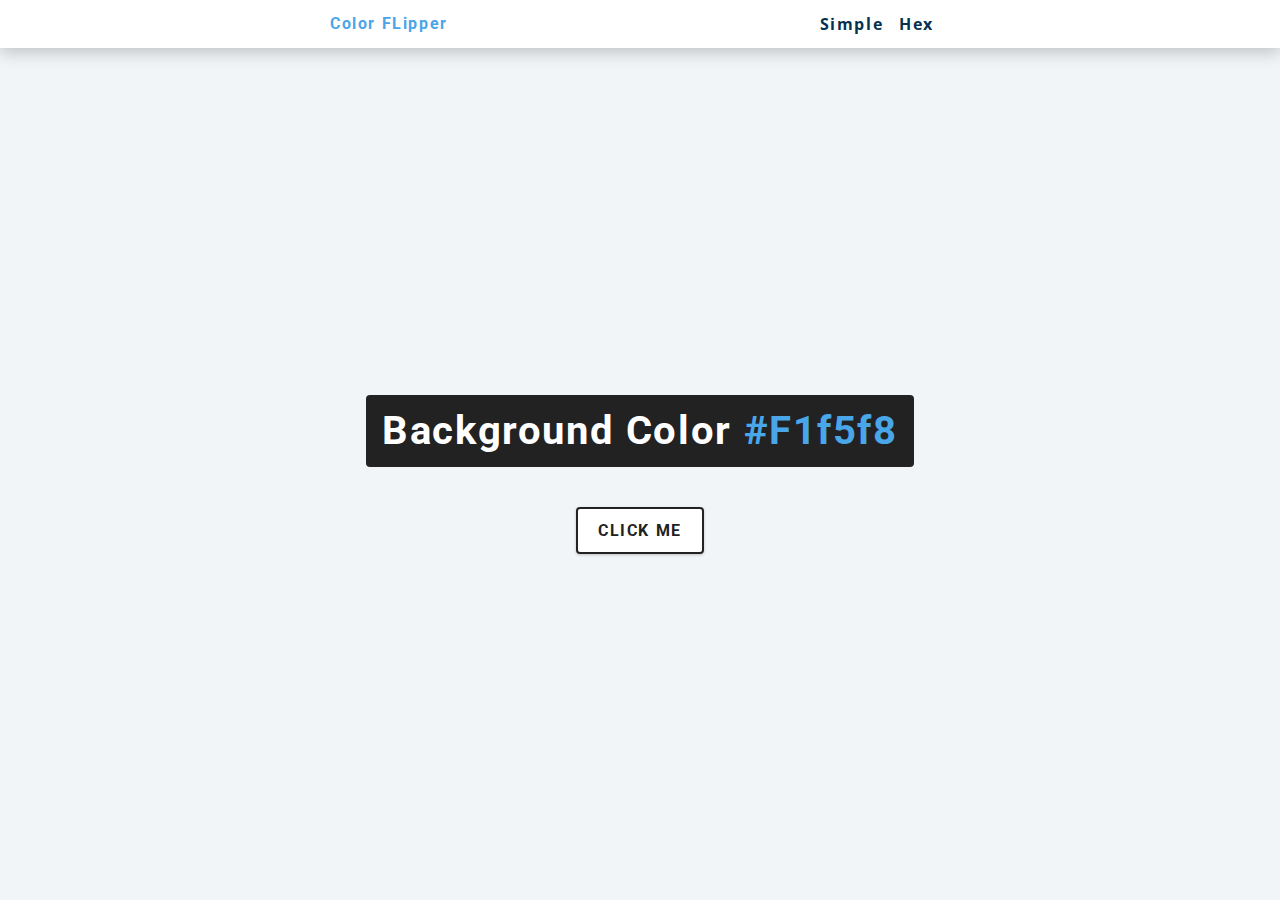
<file: ColorFlipper/index.html>
<!DOCTYPE html>
<html lang="en">
<head>
    <meta charset="UTF-8">
    <meta name="viewport" content="width=device-width, initial-scale=1.0">
    <title>Color FLipper</title>
    <link rel="stylesheet" href="styles.css">
</head>
<body>
    <nav>
        <div class="nav-center">
            <h4>Color FLipper</h4>
            <ul class="nav-links">
               <li><a href="index.html">Simple</a></li> 
               <li><a href="hex.html">Hex</a></li> 
            </ul>
        </div>
    </nav>

    <main>
        <div class="container">
            <h2>Background color <span class="color">#F1f5f8</span> </h2>
            <button class="btn btn-hero" id="btn">Click me</button>
        </div>
    </main>


    <script src="app.js"></script>
</body>
</html>
</file>
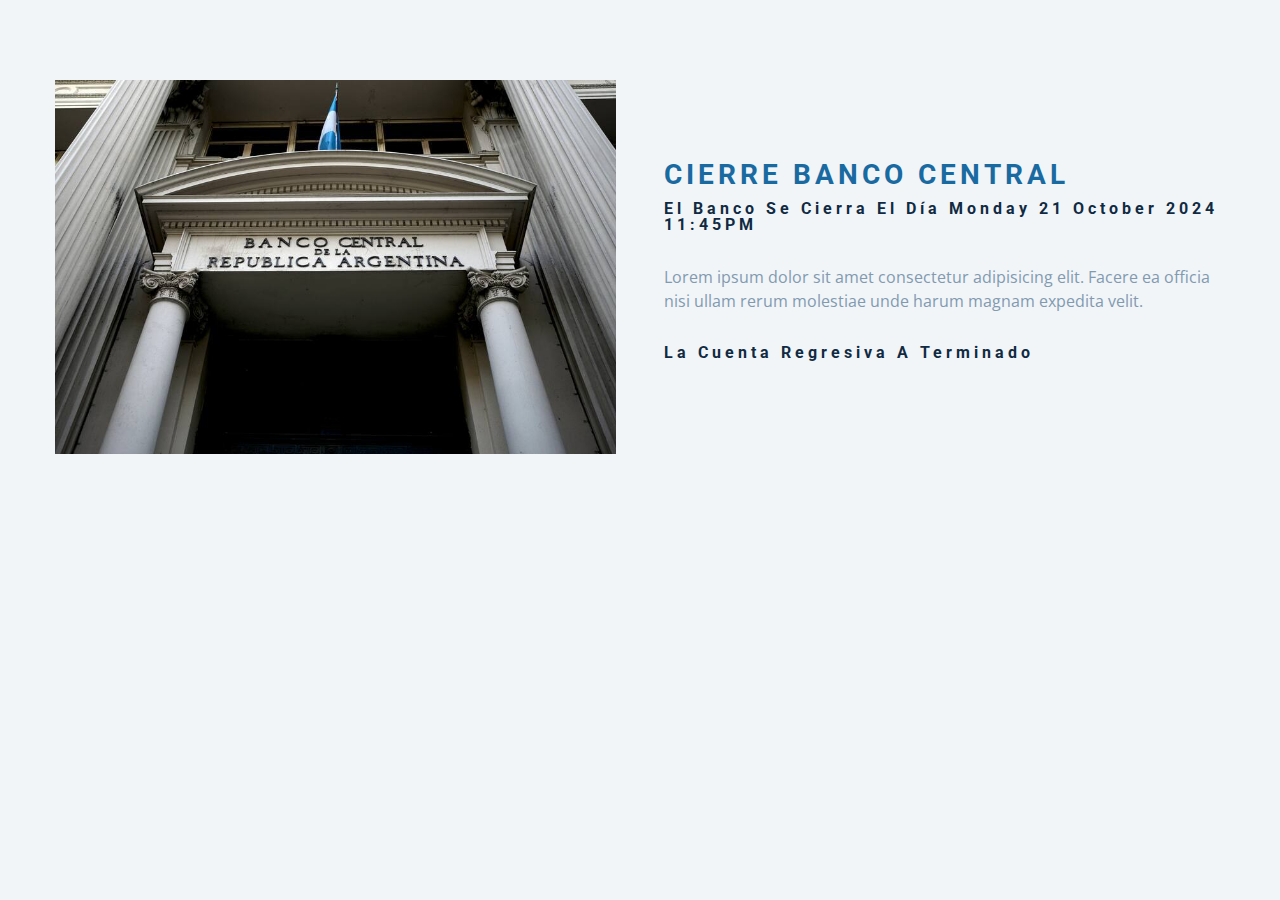
<file: CountDown/index.html>
<!DOCTYPE html>
<html lang="en">
  <head>
    <meta charset="UTF-8" />
    <meta name="viewport" content="width=device-width, initial-scale=1.0" />
    <title>Cierre Banco Central Argentina</title>
    <link rel="stylesheet" href="styles.css" />
  </head>
  <body>
    <section class="section-center">
      <!-- imagen -->
      <article class="gift-img">
        <img
          src="el-banco-NLMFH6PJUZA3RGGXLU2Y6Y2C24.jpg"
          alt="cierre banco central"
        />
      </article>
      <!-- info cierre banco -->
      <article class="gift-info">
        <h3>Cierre Banco Central</h3>
        <h4 class="giveaway">
          La espera termina el día 21 Septiembre 2024, 18:00PM
        </h4>
        <p>
          Lorem ipsum dolor sit amet consectetur adipisicing elit. Facere ea
          officia nisi ullam rerum molestiae unde harum magnam expedita velit.
        </p>
        <div class="deadline">
           <div class="deadline-format">
            <div>
                <h4 class="days">34</h4>
                <span>Days</span>
            </div>
           </div>
           <div class="deadline-format">
            <div>
                <h4 class="hours">34</h4>
                <span>Hours</span>
            </div>
           </div>
           <div class="deadline-format">
            <div>
                <h4 class="mins">34</h4>
                <span>Mins</span>
            </div>
           </div>
           <div class="deadline-format">
            <div>
                <h4 class="secs">34</h4>
                <span>Secs</span>
            </div>
           </div>
        </div>
      </article>
    </section>

    <script src="app.js"></script>
  </body>
</html>
</file>
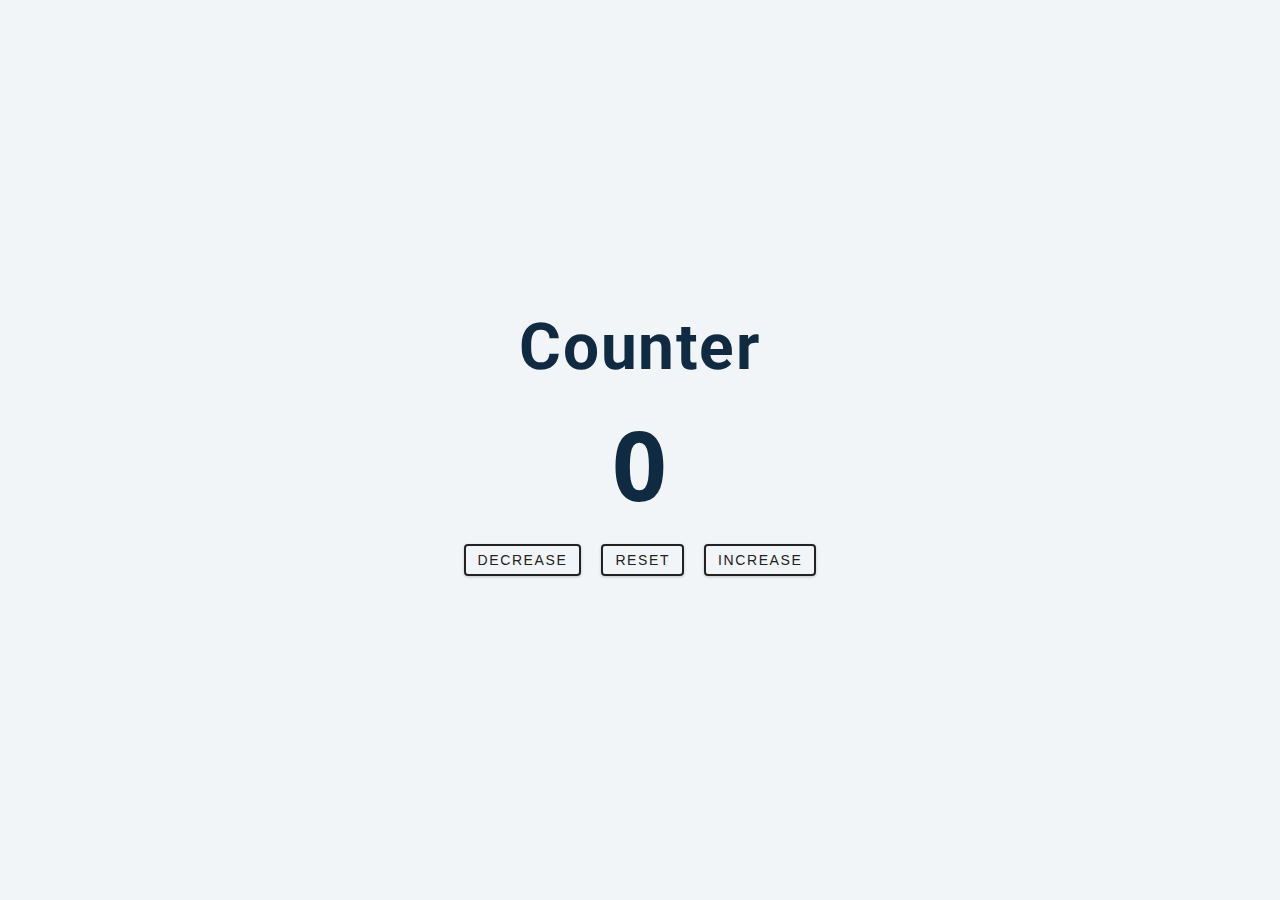
<file: Counter/index.html>
<!DOCTYPE html>
<html lang="en">
<head>
    <meta charset="UTF-8">
    <meta name="viewport" content="width=device-width, initial-scale=1.0">
    <title>Counter</title>
    <link rel="stylesheet" href="styles.css">
</head>
<body>
    
    <main>
        <div class="container">
            <h1>Counter</h1>
            <span id="value"> 0 </span>

            <div class="button-container">
                <button class="btn decrease">Decrease</button>
                <button class="btn decrease">Reset</button>
                <button  class="btn Increase">Increase</button>
            </div>
        </div>
    </main>


    <script src="app.js"></script>
</body>
</html>
</file>
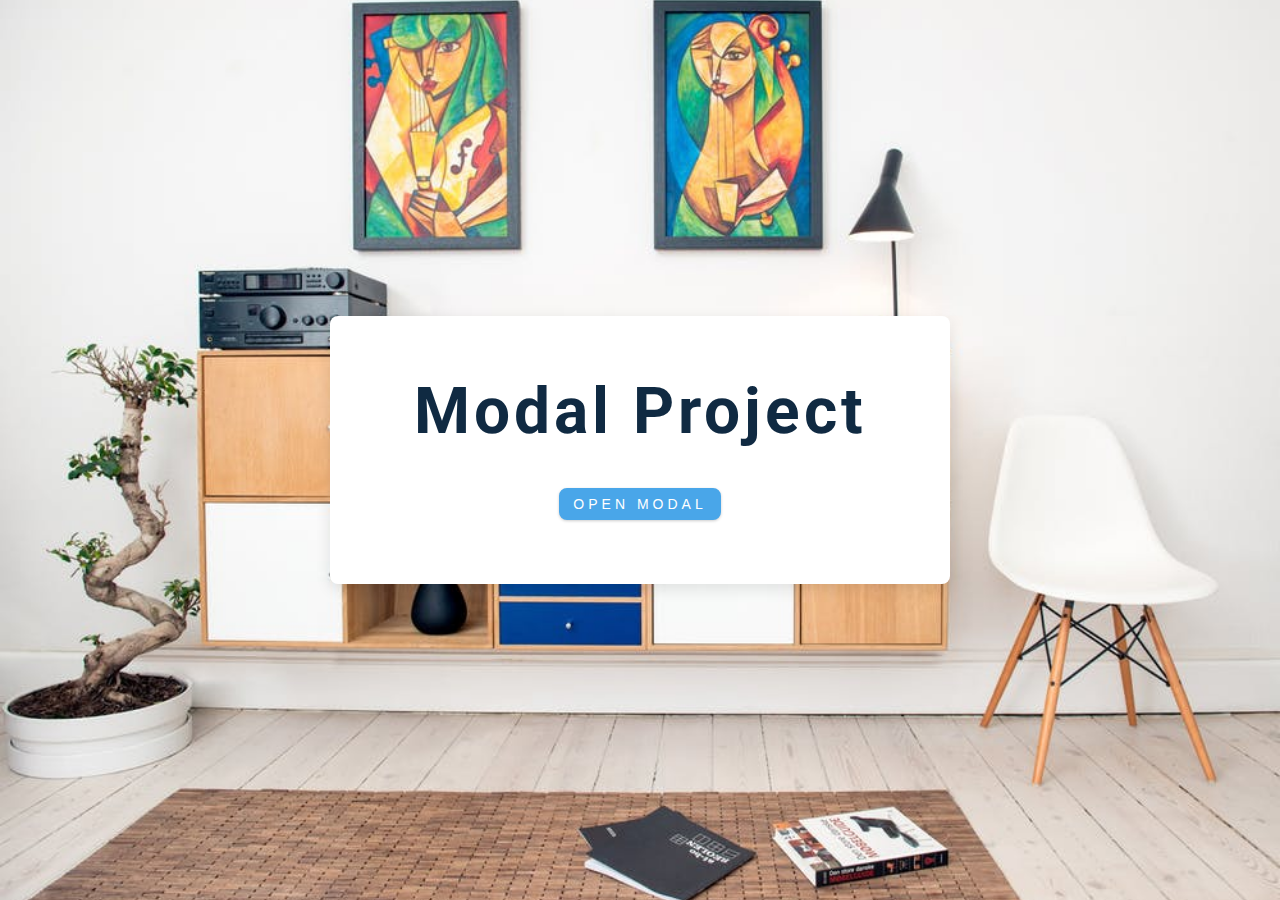
<file: Modal/index.html>
<!DOCTYPE html>
<html lang="en">
<head>
    <meta charset="UTF-8">
    <meta name="viewport" content="width=device-width, initial-scale=1.0">
    <title>Modal</title>
    <link rel="stylesheet" href="styles.css">
    <link
      rel="stylesheet"
      href="https://cdnjs.cloudflare.com/ajax/libs/font-awesome/5.14.0/css/all.min.css"
    />
</head>
<body>

     <!-- hero -->
     <header class="hero">
        <div class="banner">
          <h1>modal project</h1>
          <button class="btn modal-btn">
            open modal
          </button>
        </div>
      </header>
      <!-- modal -->
      <div class="modal-overlay">
        <div class="modal-container">
          <h3>modal content</h3>
          <button class="close-btn"><i class="fas fa-times"></i></button>
        </div>
      </div>


    <script src="app.js"></script>
</body>
</html>
</file>
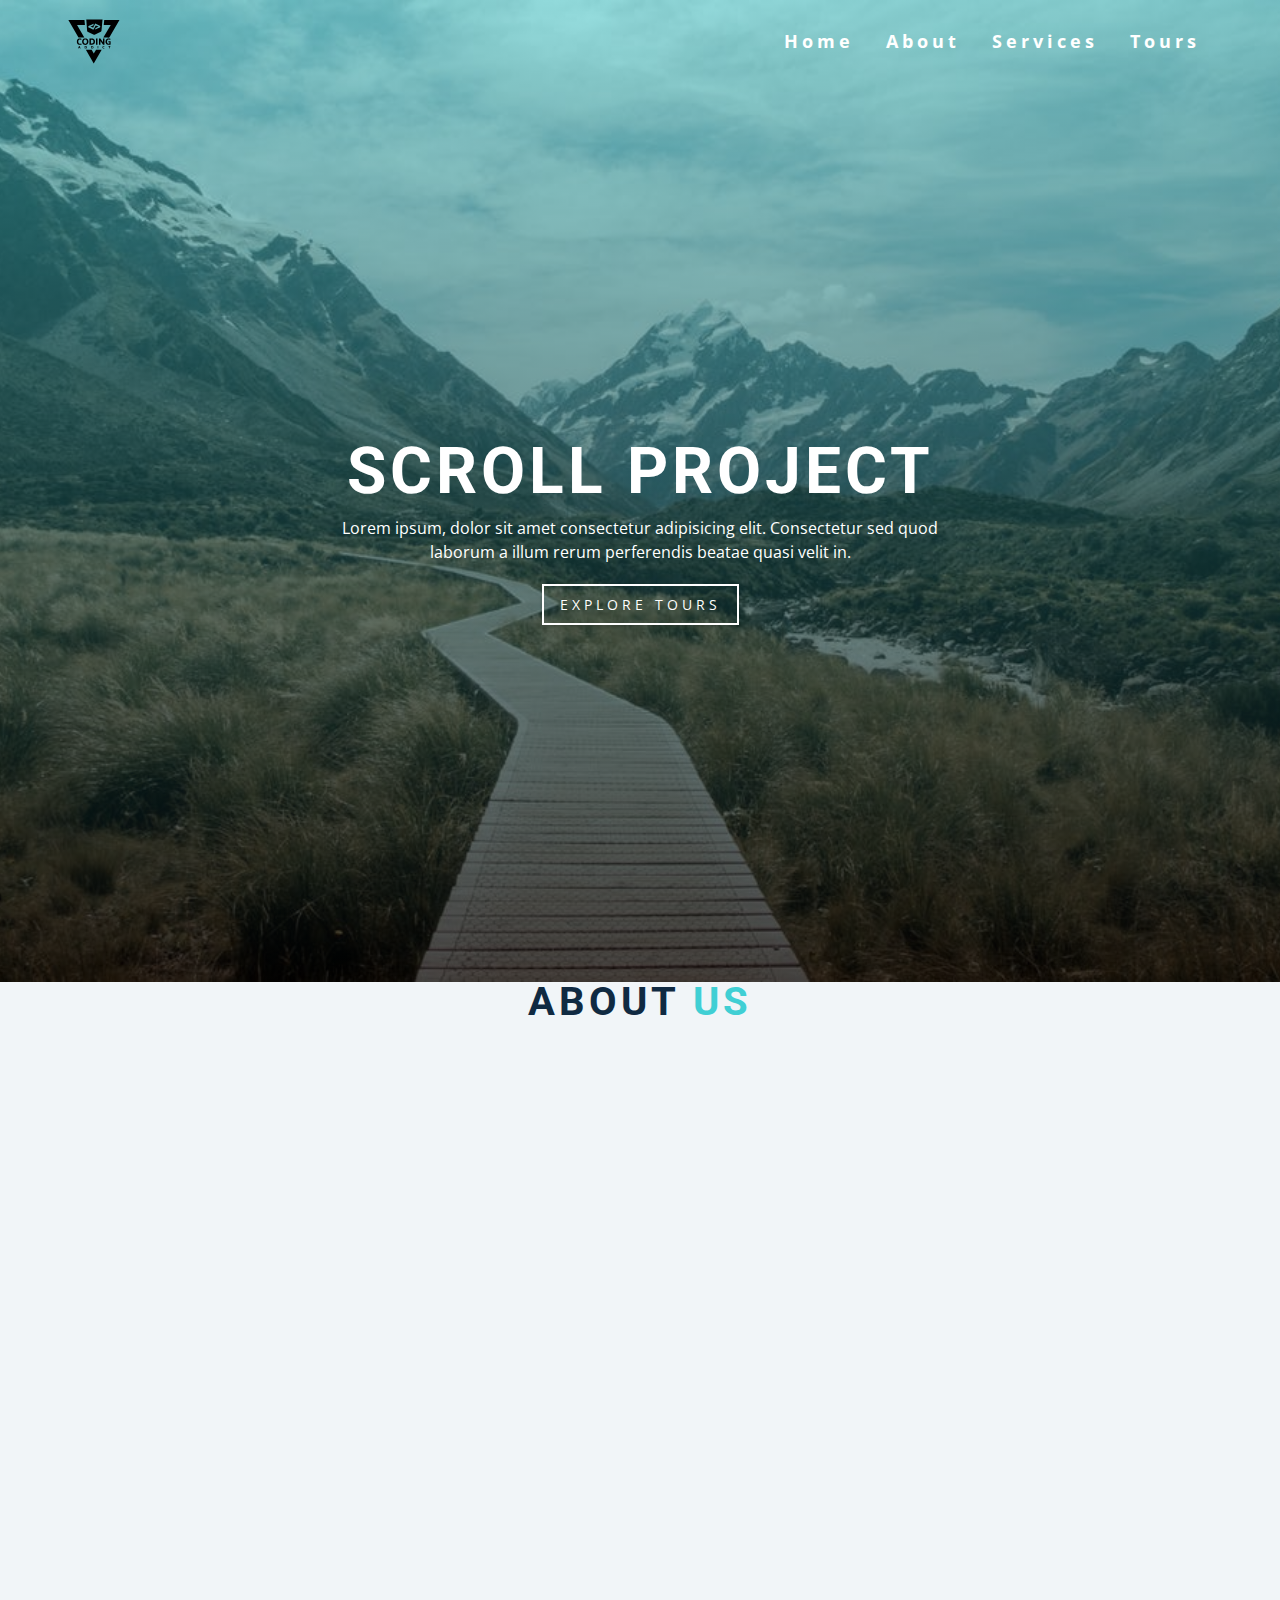
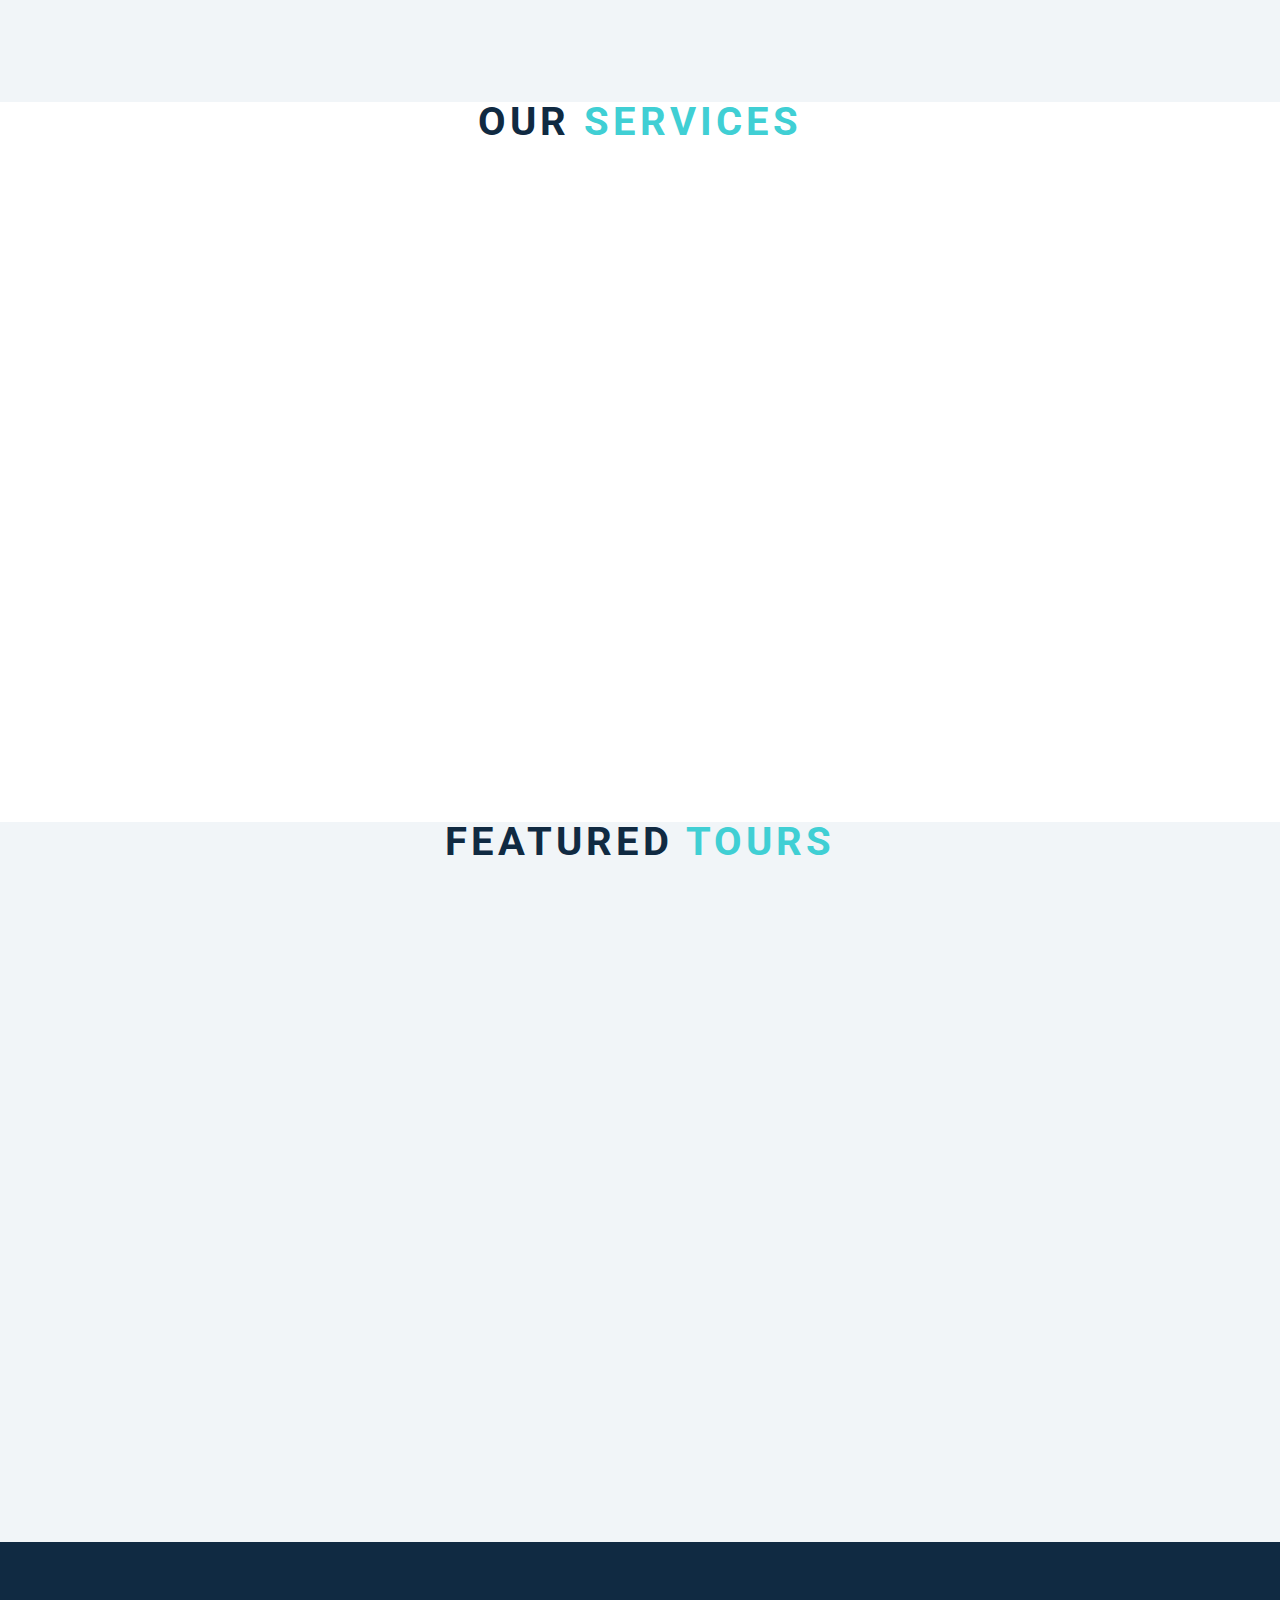
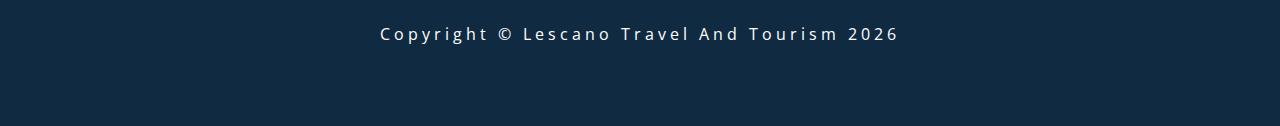
<file: Scroll/index.html>
<!DOCTYPE html>
<html lang="en">
  <head>
    <meta charset="UTF-8" />
    <meta name="viewport" content="width=device-width, initial-scale=1.0" />
    <title>Document</title>
    <link
      rel="stylesheet"
      href="https://cdnjs.cloudflare.com/ajax/libs/font-awesome/5.14.0/css/all.min.css"
    />
    <link rel="stylesheet" href="styles.css" />
  </head>
  <body>
    <header id="home">
      <nav id="nav">
        <div class="nav-center">
          <div class="nav-header">
            <img src="logo (1).svg" alt="logo" class="logo" />
            <button class="nav-toggle">
              <i class="fas fa-bars"></i>
            </button>
          </div>

          <div class="links-container">
            <ul class="links">
              <li>
                <a href="#home" class="scroll-link">home</a>
              </li>
              <li>
                <a href="#about" class="scroll-link">about</a>
              </li>
              <li>
                <a href="#services" class="scroll-link">services</a>
              </li>
              <li>
                <a href="#tours" class="scroll-link">tours</a>
              </li>
            </ul>
          </div>
        </div>
      </nav>

      <div class="banner">
        <div class="container">
          <h1>Scroll Project</h1>
          <p>
            Lorem ipsum, dolor sit amet consectetur adipisicing elit.
            Consectetur sed quod laborum a illum rerum perferendis beatae quasi
            velit in.
          </p>
          <a href="#tours" class="scroll-link btn btn-white">Explore tours</a>
        </div>
      </div>
    </header>

    <section id="about" class="section">
        <div class="title">
            <h2>About <span>us</span></h2>
        </div>
    </section>

    <section id="services" class="section">
        <div class="title">
            <h2>Our <span>Services</span></h2>
        </div>
    </section>

    <section id="tours" class="section">
        <div class="title">
            <h2>Featured <span>tours</span></h2>
        </div>
    </section>

    <footer class="section">
        <p>copyright &copy; Lescano Travel and Tourism <span id="date"></span></p>
    </footer>


    <a class="scroll-link top-link" href="#home">
        <i class="fas fa-arrow-up"></i>
      </a>
    <script src="app.js"></script>
  </body>
</html>
</file>
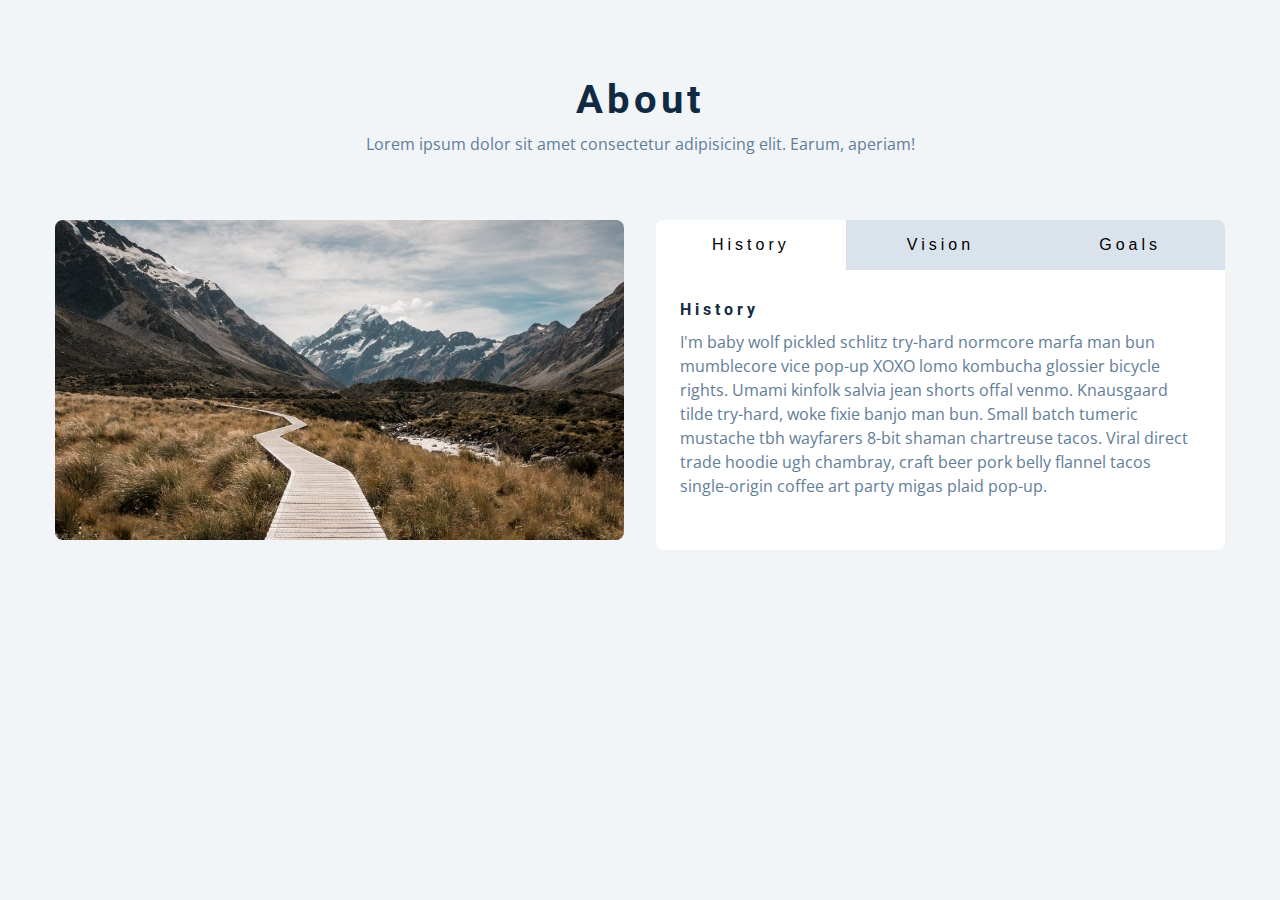
<file: Tabs/index.html>
<!DOCTYPE html>
<html lang="en">
  <head>
    <meta charset="UTF-8" />
    <meta name="viewport" content="width=device-width, initial-scale=1.0" />
    <title>Tabs</title>
    <link rel="stylesheet" href="styles.css">
  </head>
  <body>

    <section class="section">
        <div class="title">
          <h2>about</h2>
          <p>
            Lorem ipsum dolor sit amet consectetur adipisicing elit. Earum,
            aperiam!
          </p>
        </div>
  
        <div class="about-center section-center">
          <article class="about-img">
            <img src="hero-bcg (1).jpeg" alt="" />
          </article>
          <article class="about">
            <!-- btn container -->
            <div class="btn-container">
              <button class="tab-btn active" data-id="history">history</button>
              <button class="tab-btn" data-id="vision">vision</button>
              <button class="tab-btn" data-id="goals">goals</button>
            </div>
            <div class="about-content">
              <!-- single item -->
              <div class="content active" id="history">
                <h4>history</h4>
                <p>
                  I'm baby wolf pickled schlitz try-hard normcore marfa man bun
                  mumblecore vice pop-up XOXO lomo kombucha glossier bicycle
                  rights. Umami kinfolk salvia jean shorts offal venmo. Knausgaard
                  tilde try-hard, woke fixie banjo man bun. Small batch tumeric
                  mustache tbh wayfarers 8-bit shaman chartreuse tacos. Viral
                  direct trade hoodie ugh chambray, craft beer pork belly flannel
                  tacos single-origin coffee art party migas plaid pop-up.
                </p>
              </div>
              <!-- end of single item -->
              <!-- single item -->
              <div class="content" id="vision">
                <h4>vision</h4>
                <p>
                  Man bun PBR&B keytar copper mug prism, hell of helvetica. Synth
                  crucifix offal deep v hella biodiesel. Church-key listicle
                  polaroid put a bird on it chillwave palo santo enamel pin,
                  tattooed meggings franzen la croix cray. Retro yr aesthetic four
                  loko tbh helvetica air plant, neutra palo santo tofu mumblecore.
                  Hoodie bushwick pour-over jean shorts chartreuse shabby chic.
                  Roof party hammock master cleanse pop-up truffaut, bicycle
                  rights skateboard affogato readymade sustainable deep v
                  live-edge schlitz narwhal.
                </p>
                <ul>
                  <li>list item</li>
                  <li>list item</li>
                  <li>list item</li>
                </ul>
              </div>
              <!-- end of single item -->
              <!-- single item -->
              <div class="content" id="goals">
                <h4>goals</h4>
                <p>
                  Chambray authentic truffaut, kickstarter brunch taxidermy vape
                  heirloom four dollar toast raclette shoreditch church-key.
                  Poutine etsy tote bag, cred fingerstache leggings cornhole
                  everyday carry blog gastropub. Brunch biodiesel sartorial mlkshk
                  swag, mixtape hashtag marfa readymade direct trade man braid
                  cold-pressed roof party. Small batch adaptogen coloring book
                  heirloom. Letterpress food truck hammock literally hell of wolf
                  beard adaptogen everyday carry. Dreamcatcher pitchfork yuccie,
                  banh mi salvia venmo photo booth quinoa chicharrones.
                </p>
              </div>
              <!-- end of single item -->
            </div>
          </article>
        </div>
      </section>



    <script src="app.js"></script>
  </body>
</html>
</file>
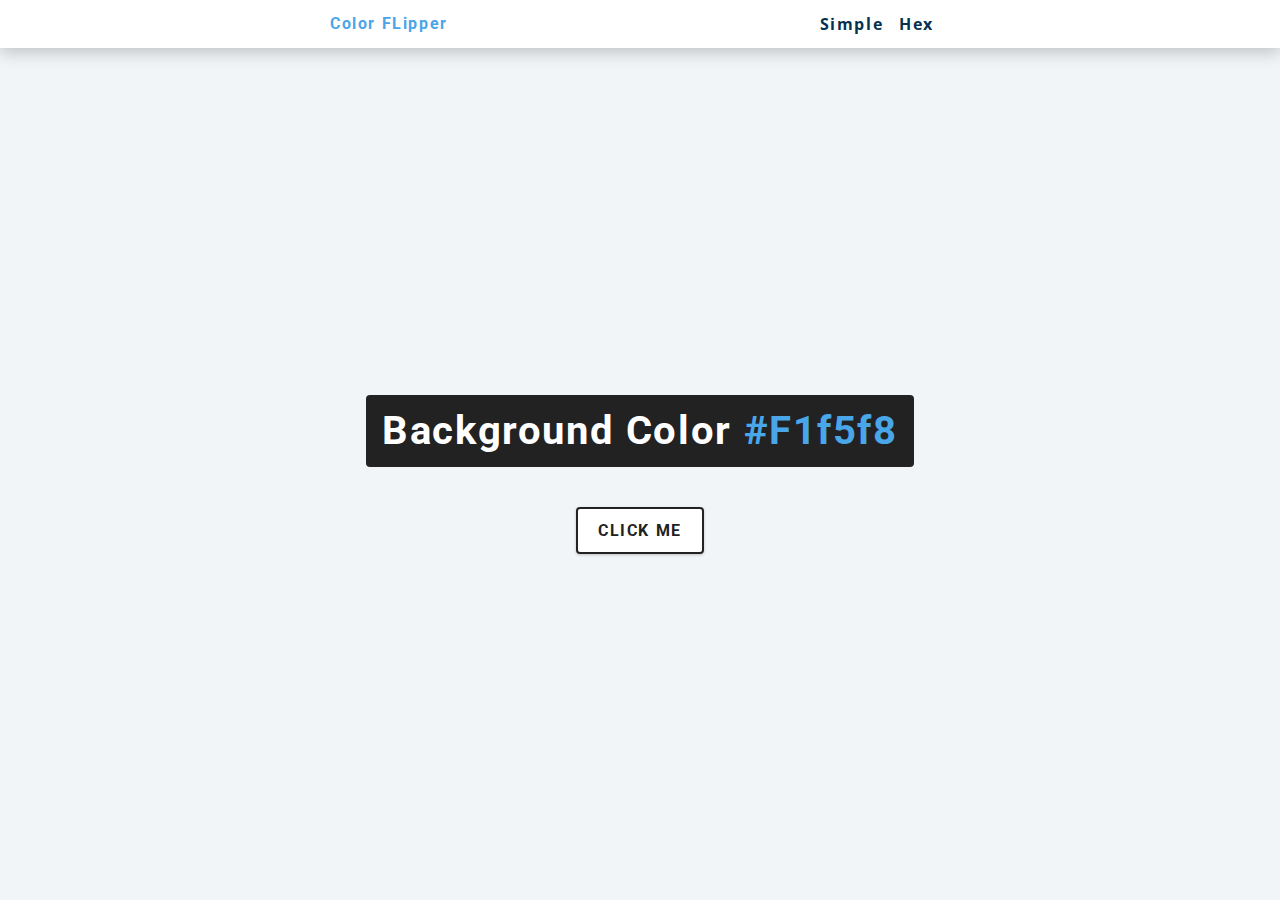
<file: ColorFlipper/hex.html>
<!DOCTYPE html>
<html lang="en">
<head>
    <meta charset="UTF-8">
    <meta name="viewport" content="width=device-width, initial-scale=1.0">
    <title>Hex Color FLipper</title>
    <link rel="stylesheet" href="styles.css">
</head>
<body>
    
    <nav>
        <div class="nav-center">
            <h4>Color FLipper</h4>
            <ul class="nav-links">
               <li><a href="index.html">Simple</a></li> 
               <li><a href="hex.html">Hex</a></li> 
            </ul>
        </div>
    </nav>

    <main>
        <div class="container">
            <h2>Background color <span class="color">#F1f5f8</span> </h2>
            <button class="btn btn-hero" id="btn">Click me</button>
        </div>
    </main>

    <script src="hex.js"></script>
</body>
</html>
</file>
<file: ColorFlipper/styles.css>
/*
=============== 
Fonts
===============
*/
@import url("https://fonts.googleapis.com/css?family=Open+Sans|Roboto:400,700&display=swap");

/*
=============== 
Variables
===============
*/

:root {
  /* dark shades of primary color*/
  --clr-primary-1: hsl(205, 86%, 17%);
  --clr-primary-2: hsl(205, 77%, 27%);
  --clr-primary-3: hsl(205, 72%, 37%);
  --clr-primary-4: hsl(205, 63%, 48%);
  /* primary/main color */
  --clr-primary-5: hsl(205, 78%, 60%);
  /* lighter shades of primary color */
  --clr-primary-6: hsl(205, 89%, 70%);
  --clr-primary-7: hsl(205, 90%, 76%);
  --clr-primary-8: hsl(205, 86%, 81%);
  --clr-primary-9: hsl(205, 90%, 88%);
  --clr-primary-10: hsl(205, 100%, 96%);
  /* darkest grey - used for headings */
  --clr-grey-1: hsl(209, 61%, 16%);
  --clr-grey-2: hsl(211, 39%, 23%);
  --clr-grey-3: hsl(209, 34%, 30%);
  --clr-grey-4: hsl(209, 28%, 39%);
  /* grey used for paragraphs */
  --clr-grey-5: hsl(210, 22%, 49%);
  --clr-grey-6: hsl(209, 23%, 60%);
  --clr-grey-7: hsl(211, 27%, 70%);
  --clr-grey-8: hsl(210, 31%, 80%);
  --clr-grey-9: hsl(212, 33%, 89%);
  --clr-grey-10: hsl(210, 36%, 96%);
  --clr-white: #fff;
  --clr-red-dark: hsl(360, 67%, 44%);
  --clr-red-light: hsl(360, 71%, 66%);
  --clr-green-dark: hsl(125, 67%, 44%);
  --clr-green-light: hsl(125, 71%, 66%);
  --clr-black: #222;
  --ff-primary: "Roboto", sans-serif;
  --ff-secondary: "Open Sans", sans-serif;
  --transition: all 0.3s linear;
  --spacing: 0.1rem;
  --radius: 0.25rem;
  --light-shadow: 0 5px 15px rgba(0, 0, 0, 0.1);
  --dark-shadow: 0 5px 15px rgba(0, 0, 0, 0.2);
  --max-width: 1170px;
  --fixed-width: 620px;
}
/*
=============== 
Global Styles
===============
*/

*,
::after,
::before {
  margin: 0;
  padding: 0;
  box-sizing: border-box;
}
body {
  font-family: var(--ff-secondary);
  background: var(--clr-grey-10);
  color: var(--clr-grey-1);
  line-height: 1.5;
  font-size: 0.875rem;
}
ul {
  list-style-type: none;
}
a {
  text-decoration: none;
}
h1,
h2,
h3,
h4 {
  letter-spacing: var(--spacing);
  text-transform: capitalize;
  line-height: 1.25;
  margin-bottom: 0.75rem;
  font-family: var(--ff-primary);
}
h1 {
  font-size: 3rem;
}
h2 {
  font-size: 2rem;
}
h3 {
  font-size: 1.25rem;
}
h4 {
  font-size: 0.875rem;
}
p {
  margin-bottom: 1.25rem;
  color: var(--clr-grey-5);
}
@media screen and (min-width: 800px) {
  h1 {
    font-size: 4rem;
  }
  h2 {
    font-size: 2.5rem;
  }
  h3 {
    font-size: 1.75rem;
  }
  h4 {
    font-size: 1rem;
  }
  body {
    font-size: 1rem;
  }
  h1,
  h2,
  h3,
  h4 {
    line-height: 1;
  }
}
/*  global classes */

/* section */
.section {
  padding: 5rem 0;
}

.section-center {
  width: 90vw;
  margin: 0 auto;
  max-width: 1170px;
}
@media screen and (min-width: 992px) {
  .section-center {
    width: 95vw;
  }
}
main {
  min-height: 100vh;
  display: grid;
  place-items: center;
}

/*
=============== 
Nav
===============
*/
nav {
  background: var(--clr-white);
  height: 3rem;
  display: grid;
  align-items: center;
  box-shadow: var(--dark-shadow);
}
.nav-center {
  width: 90vw;
  max-width: var(--fixed-width);
  margin: 0 auto;
  display: flex;
  align-items: center;
  justify-content: space-between;
}
.nav-center h4 {
  margin-bottom: 0;
  color: var(--clr-primary-5);
}
.nav-links {
  display: flex;
}
nav a {
  text-transform: capitalize;
  font-weight: 700;
  font-size: 1rem;
  color: var(--clr-primary-1);
  letter-spacing: var(--spacing);
  margin-right: 1rem;
}
nav a:hover {
  color: var(--clr-primary-5);
}
/*
=============== 
Container
===============
*/
main {
  min-height: calc(100vh - 3rem);
  display: grid;
  place-items: center;
}
.container {
  text-align: center;
}
.container h2 {
  background: var(--clr-black);
  color: var(--clr-white);
  padding: 1rem;
  border-radius: var(--radius);
  margin-bottom: 2.5rem;
}
.color {
  color: var(--clr-primary-5);
}
.btn-hero {
  font-family: var(--ff-primary);
  text-transform: uppercase;
  background: white;
  color: var(--clr-black);
  letter-spacing: var(--spacing);
  display: inline-block;
  font-weight: 700;
  transition: var(--transition);
  border: 2px solid var(--clr-black);
  cursor: pointer;
  box-shadow: 0 1px 3px rgba(0, 0, 0, 0.2);
  border-radius: var(--radius);
  font-size: 1rem;
  padding: 0.75rem 1.25rem;
}
.btn-hero:hover {
  color: var(--clr-white);
  background: var(--clr-black);
}
</file>
<file: CountDown/styles.css>
/*
=============== 
Fonts
===============
*/
@import url("https://fonts.googleapis.com/css?family=Open+Sans|Roboto:400,700&display=swap");

/*
=============== 
Variables
===============
*/

:root {
  /* dark shades of primary color*/
  --clr-primary-1: hsl(205, 86%, 17%);
  --clr-primary-2: hsl(205, 77%, 27%);
  --clr-primary-3: hsl(205, 72%, 37%);
  --clr-primary-4: hsl(205, 63%, 48%);
  /* primary/main color */
  --clr-primary-5: #49a6e9;
  /* lighter shades of primary color */
  --clr-primary-6: hsl(205, 89%, 70%);
  --clr-primary-7: hsl(205, 90%, 76%);
  --clr-primary-8: hsl(205, 86%, 81%);
  --clr-primary-9: hsl(205, 90%, 88%);
  --clr-primary-10: hsl(205, 100%, 96%);
  /* darkest grey - used for headings */
  --clr-grey-1: hsl(209, 61%, 16%);
  --clr-grey-2: hsl(211, 39%, 23%);
  --clr-grey-3: hsl(209, 34%, 30%);
  --clr-grey-4: hsl(209, 28%, 39%);
  /* grey used for paragraphs */
  --clr-grey-5: hsl(210, 22%, 49%);
  --clr-grey-6: hsl(209, 23%, 60%);
  --clr-grey-7: hsl(211, 27%, 70%);
  --clr-grey-8: hsl(210, 31%, 80%);
  --clr-grey-9: hsl(212, 33%, 89%);
  --clr-grey-10: hsl(210, 36%, 96%);
  --clr-white: #fff;
  --clr-red-dark: hsl(360, 67%, 44%);
  --clr-red-light: hsl(360, 71%, 66%);
  --clr-green-dark: hsl(125, 67%, 44%);
  --clr-green-light: hsl(125, 71%, 66%);
  --clr-black: #222;
  --clr-gold: #c59d5f;
  --ff-primary: "Roboto", sans-serif;
  --ff-secondary: "Open Sans", sans-serif;
  --transition: all 0.3s linear;
  --spacing: 0.25rem;
  --radius: 0.5rem;
  --light-shadow: 0 5px 15px rgba(0, 0, 0, 0.1);
  --dark-shadow: 0 5px 15px rgba(0, 0, 0, 0.2);
  --max-width: 1170px;
  --fixed-width: 620px;
}
/*
=============== 
Global Styles
===============
*/

*,
::after,
::before {
  margin: 0;
  padding: 0;
  box-sizing: border-box;
}
body {
  font-family: var(--ff-secondary);
  background: var(--clr-grey-10);
  color: var(--clr-grey-1);
  line-height: 1.5;
  font-size: 0.875rem;
}
ul {
  list-style-type: none;
}
a {
  text-decoration: none;
}
img:not(.logo) {
  width: 100%;
}
img {
  display: block;
}

h1,
h2,
h3,
h4 {
  letter-spacing: var(--spacing);
  text-transform: capitalize;
  line-height: 1.25;
  margin-bottom: 0.75rem;
  font-family: var(--ff-primary);
}
h1 {
  font-size: 3rem;
}
h2 {
  font-size: 2rem;
}
h3 {
  font-size: 1.25rem;
}
h4 {
  font-size: 0.875rem;
}
p {
  margin-bottom: 1.25rem;
  color: var(--clr-grey-5);
}
@media screen and (min-width: 800px) {
  h1 {
    font-size: 4rem;
  }
  h2 {
    font-size: 2.5rem;
  }
  h3 {
    font-size: 1.75rem;
  }
  h4 {
    font-size: 1rem;
  }
  body {
    font-size: 1rem;
  }
  h1,
  h2,
  h3,
  h4 {
    line-height: 1;
  }
}
/*  global classes */

.btn {
  text-transform: uppercase;
  background: transparent;
  color: var(--clr-black);
  padding: 0.375rem 0.75rem;
  letter-spacing: var(--spacing);
  display: inline-block;
  transition: var(--transition);
  font-size: 0.875rem;
  border: 2px solid var(--clr-black);
  cursor: pointer;
  box-shadow: 0 1px 3px rgba(0, 0, 0, 0.2);
  border-radius: var(--radius);
}
.btn:hover {
  color: var(--clr-white);
  background: var(--clr-black);
}
/* section */
.section {
  padding: 5rem 0;
}

.section-center {
  width: 90vw;
  margin: 5rem auto;
  max-width: 1170px;
}

main {
  min-height: 100vh;
  display: grid;
  place-items: center;
}
/*
=============== 
Countdown Timer
===============
*/
.gift-img {
  margin-bottom: 2rem;
}
.gift-info h3 {
  text-transform: uppercase;
  color: var(--clr-primary-3);
}
.gift-info p {
  color: var(--clr-grey-6);
}
.date {
  color: var(--clr-grey-5);
  font-size: 0.85rem;
}
@media screen and (min-width: 992px) {
  .section-center {
    display: grid;
    grid-template-columns: 1fr 1fr;
    place-items: center;
    gap: 3rem;
    width: 95vw;
  }
  .gift-img {
    margin-bottom: 0;
  }
}
.gift-info p {
  margin: 2rem 0;
}
.deadline {
  display: flex;
}
.deadline-format {
  background: var(--clr-grey-1);
  color: var(--clr-white);
  margin-right: 1rem;
  width: 5rem;
  height: 5rem;
  display: grid;
  place-items: center;
  text-align: center;
}
.deadline-format span {
  display: block;
  text-transform: uppercase;
  letter-spacing: 2px;
  font-size: 0.85rem;
}
.deadline h4:not(.expired) {
  font-size: 2rem;
  margin-bottom: 0.25rem;
  letter-spacing: var(--spacing);
}
</file>
<file: Counter/styles.css>
/*
=============== 
Fonts
===============
*/
@import url("https://fonts.googleapis.com/css?family=Open+Sans|Roboto:400,700&display=swap");

/*
=============== 
Variables
===============
*/

:root {
  /* dark shades of primary color*/
  --clr-primary-1: hsl(205, 86%, 17%);
  --clr-primary-2: hsl(205, 77%, 27%);
  --clr-primary-3: hsl(205, 72%, 37%);
  --clr-primary-4: hsl(205, 63%, 48%);
  /* primary/main color */
  --clr-primary-5: hsl(205, 78%, 60%);
  /* lighter shades of primary color */
  --clr-primary-6: hsl(205, 89%, 70%);
  --clr-primary-7: hsl(205, 90%, 76%);
  --clr-primary-8: hsl(205, 86%, 81%);
  --clr-primary-9: hsl(205, 90%, 88%);
  --clr-primary-10: hsl(205, 100%, 96%);
  /* darkest grey - used for headings */
  --clr-grey-1: hsl(209, 61%, 16%);
  --clr-grey-2: hsl(211, 39%, 23%);
  --clr-grey-3: hsl(209, 34%, 30%);
  --clr-grey-4: hsl(209, 28%, 39%);
  /* grey used for paragraphs */
  --clr-grey-5: hsl(210, 22%, 49%);
  --clr-grey-6: hsl(209, 23%, 60%);
  --clr-grey-7: hsl(211, 27%, 70%);
  --clr-grey-8: hsl(210, 31%, 80%);
  --clr-grey-9: hsl(212, 33%, 89%);
  --clr-grey-10: hsl(210, 36%, 96%);
  --clr-white: #fff;
  --clr-red-dark: hsl(360, 67%, 44%);
  --clr-red-light: hsl(360, 71%, 66%);
  --clr-green-dark: hsl(125, 67%, 44%);
  --clr-green-light: hsl(125, 71%, 66%);
  --clr-black: #222;
  --ff-primary: "Roboto", sans-serif;
  --ff-secondary: "Open Sans", sans-serif;
  --transition: all 0.3s linear;
  --spacing: 0.1rem;
  --radius: 0.25rem;
  --light-shadow: 0 5px 15px rgba(0, 0, 0, 0.1);
  --dark-shadow: 0 5px 15px rgba(0, 0, 0, 0.2);
  --max-width: 1170px;
  --fixed-width: 620px;
}
/*
=============== 
Global Styles
===============
*/

*,
::after,
::before {
  margin: 0;
  padding: 0;
  box-sizing: border-box;
}
body {
  font-family: var(--ff-secondary);
  background: var(--clr-grey-10);
  color: var(--clr-grey-1);
  line-height: 1.5;
  font-size: 0.875rem;
}
ul {
  list-style-type: none;
}
a {
  text-decoration: none;
}
h1,
h2,
h3,
h4 {
  letter-spacing: var(--spacing);
  text-transform: capitalize;
  line-height: 1.25;
  margin-bottom: 0.75rem;
  font-family: var(--ff-primary);
}
h1 {
  font-size: 3rem;
}
h2 {
  font-size: 2rem;
}
h3 {
  font-size: 1.25rem;
}
h4 {
  font-size: 0.875rem;
}
p {
  margin-bottom: 1.25rem;
  color: var(--clr-grey-5);
}
@media screen and (min-width: 800px) {
  h1 {
    font-size: 4rem;
  }
  h2 {
    font-size: 2.5rem;
  }
  h3 {
    font-size: 1.75rem;
  }
  h4 {
    font-size: 1rem;
  }
  body {
    font-size: 1rem;
  }
  h1,
  h2,
  h3,
  h4 {
    line-height: 1;
  }
}
/*  global classes */

/* section */
.section {
  padding: 5rem 0;
}

.section-center {
  width: 90vw;
  margin: 0 auto;
  max-width: 1170px;
}
@media screen and (min-width: 992px) {
  .section-center {
    width: 95vw;
  }
}
main {
  min-height: 100vh;
  display: grid;
  place-items: center;
}

/*
=============== 
Counter
===============
*/

main {
  min-height: 100vh;
  display: grid;
  place-items: center;
}
.container {
  text-align: center;
}
#value {
  font-size: 6rem;
  font-weight: bold;
}
.btn {
  text-transform: uppercase;
  background: transparent;
  color: var(--clr-black);
  padding: 0.375rem 0.75rem;
  letter-spacing: var(--spacing);
  display: inline-block;
  transition: var(--transition);
  font-size: 0.875rem;
  border: 2px solid var(--clr-black);
  cursor: pointer;
  box-shadow: 0 1px 3px rgba(0, 0, 0, 0.2);
  border-radius: var(--radius);
  margin: 0.5rem;
}
.btn:hover {
  color: var(--clr-white);
  background: var(--clr-black);
}
</file>
<file: Modal/styles.css>
/*
=============== 
Fonts
===============
*/
@import url("https://fonts.googleapis.com/css?family=Open+Sans|Roboto:400,700&display=swap");

/*
=============== 
Variables
===============
*/

:root {
  /* dark shades of primary color*/
  --clr-primary-1: hsl(205, 86%, 17%);
  --clr-primary-2: hsl(205, 77%, 27%);
  --clr-primary-3: hsl(205, 72%, 37%);
  --clr-primary-4: hsl(205, 63%, 48%);
  /* primary/main color */
  --clr-primary-5: #49a6e9;
  /* --clr-primary-5: rgb(73, 166, 233); */
  /* lighter shades of primary color */
  --clr-primary-6: hsl(205, 89%, 70%);
  --clr-primary-7: hsl(205, 90%, 76%);
  --clr-primary-8: hsl(205, 86%, 81%);
  --clr-primary-9: hsl(205, 90%, 88%);
  --clr-primary-10: hsl(205, 100%, 96%);
  /* darkest grey - used for headings */
  --clr-grey-1: hsl(209, 61%, 16%);
  --clr-grey-2: hsl(211, 39%, 23%);
  --clr-grey-3: hsl(209, 34%, 30%);
  --clr-grey-4: hsl(209, 28%, 39%);
  /* grey used for paragraphs */
  --clr-grey-5: hsl(210, 22%, 49%);
  --clr-grey-6: hsl(209, 23%, 60%);
  --clr-grey-7: hsl(211, 27%, 70%);
  --clr-grey-8: hsl(210, 31%, 80%);
  --clr-grey-9: hsl(212, 33%, 89%);
  --clr-grey-10: hsl(210, 36%, 96%);
  --clr-white: #fff;
  --clr-red-dark: hsl(360, 67%, 44%);
  --clr-red-light: hsl(360, 71%, 66%);
  --clr-green-dark: hsl(125, 67%, 44%);
  --clr-green-light: hsl(125, 71%, 66%);
  --clr-black: #222;
  --ff-primary: "Roboto", sans-serif;
  --ff-secondary: "Open Sans", sans-serif;
  --transition: all 0.3s linear;
  --spacing: 0.25rem;
  --radius: 0.5rem;
  --light-shadow: 0 5px 15px rgba(0, 0, 0, 0.1);
  --dark-shadow: 0 5px 15px rgba(0, 0, 0, 0.2);
  --max-width: 1170px;
  --fixed-width: 620px;
}
/*
=============== 
Global Styles
===============
*/

*,
::after,
::before {
  margin: 0;
  padding: 0;
  box-sizing: border-box;
}
body {
  font-family: var(--ff-secondary);
  background: var(--clr-grey-10);
  color: var(--clr-grey-1);
  line-height: 1.5;
  font-size: 0.875rem;
}
ul {
  list-style-type: none;
}
a {
  text-decoration: none;
}
img:not(.logo) {
  width: 100%;
}
img {
  display: block;
}

h1,
h2,
h3,
h4 {
  letter-spacing: var(--spacing);
  text-transform: capitalize;
  line-height: 1.25;
  margin-bottom: 0.75rem;
  font-family: var(--ff-primary);
}
h1 {
  font-size: 3rem;
}
h2 {
  font-size: 2rem;
}
h3 {
  font-size: 1.25rem;
}
h4 {
  font-size: 0.875rem;
}
p {
  margin-bottom: 1.25rem;
  color: var(--clr-grey-5);
}
@media screen and (min-width: 800px) {
  h1 {
    font-size: 4rem;
  }
  h2 {
    font-size: 2.5rem;
  }
  h3 {
    font-size: 1.75rem;
  }
  h4 {
    font-size: 1rem;
  }
  body {
    font-size: 1rem;
  }
  h1,
  h2,
  h3,
  h4 {
    line-height: 1;
  }
}
/*  global classes */

.btn {
  text-transform: uppercase;
  background: transparent;
  color: var(--clr-black);
  padding: 0.375rem 0.75rem;
  letter-spacing: var(--spacing);
  display: inline-block;
  transition: var(--transition);
  font-size: 0.875rem;
  border: 2px solid var(--clr-black);
  cursor: pointer;
  box-shadow: 0 1px 3px rgba(0, 0, 0, 0.2);
  border-radius: var(--radius);
}
.btn:hover {
  color: var(--clr-white);
  background: var(--clr-black);
}
/* section */
.section {
  padding: 5rem 0;
}

.section-center {
  width: 90vw;
  margin: 0 auto;
  max-width: 1170px;
}
@media screen and (min-width: 992px) {
  .section-center {
    width: 95vw;
  }
}
main {
  min-height: 100vh;
  display: grid;
  place-items: center;
}
/*
=============== 
Modal
===============
*/
.hero {
  min-height: 100vh;
  background: url("./hero.jpeg") center/cover no-repeat;
  display: grid;
  place-items: center;
}
.banner {
  background: var(--clr-white);
  padding: 4rem 0;
  border-radius: var(--radius);
  box-shadow: var(--light-shadow);
  text-align: center;
  width: 90vw;
  max-width: var(--fixed-width);
}
.modal-btn {
  margin-top: 2rem;
  background: var(--clr-primary-5);
  border-color: var(--clr-primary-5);
  color: var(--clr-white);
}
.modal-btn:hover {
  background: transparent;
  color: var(--clr-primary-5);
}
.modal-overlay {
  position: fixed;
  top: 0;
  left: 0;
  width: 100%;
  height: 100%;
  background: rgba(73, 166, 233, 0.5);
  display: grid;
  place-items: center;
  transition: var(--transition);
  visibility: hidden;
  z-index: -10;
}
/* OPEN/CLOSE MODAL */
.open-modal {
  visibility: visible;
  z-index: 10;
}
.modal-container {
  background: var(--clr-white);
  border-radius: var(--radius);
  width: 90vw;
  height: 30vh;
  max-width: var(--fixed-width);
  text-align: center;
  display: grid;
  place-items: center;
  position: relative;
}
.close-btn {
  position: absolute;
  top: 1rem;
  right: 1rem;
  font-size: 2rem;
  background: transparent;
  border-color: transparent;
  color: var(--clr-red-dark);
  cursor: pointer;
  transition: var(--transition);
}
.close-btn:hover {
  color: var(--clr-red-light);
  transform: scale(1.3);
}
</file>
<file: Scroll/styles.css>
/*
=============== 
Fonts
===============
*/
@import url("https://fonts.googleapis.com/css?family=Open+Sans|Roboto:400,700&display=swap");

/*
=============== 
Variables
===============
*/

:root {
  /* dark shades of primary color*/
  --clr-primary-1: hsl(205, 86%, 17%);
  --clr-primary-2: hsl(205, 77%, 27%);
  --clr-primary-3: hsl(205, 72%, 37%);
  --clr-primary-4: hsl(205, 63%, 48%);
  /* primary/main color */
  --clr-primary-5: #49a6e9;
  /* lighter shades of primary color */
  --clr-primary-6: hsl(205, 89%, 70%);
  --clr-primary-7: hsl(205, 90%, 76%);
  --clr-primary-8: hsl(205, 86%, 81%);
  --clr-primary-9: hsl(205, 90%, 88%);
  --clr-primary-10: hsl(205, 100%, 96%);
  /* darkest grey - used for headings */
  --clr-grey-1: hsl(209, 61%, 16%);
  --clr-grey-2: hsl(211, 39%, 23%);
  --clr-grey-3: hsl(209, 34%, 30%);
  --clr-grey-4: hsl(209, 28%, 39%);
  /* grey used for paragraphs */
  --clr-grey-5: hsl(210, 22%, 49%);
  --clr-grey-6: hsl(209, 23%, 60%);
  --clr-grey-7: hsl(211, 27%, 70%);
  --clr-grey-8: hsl(210, 31%, 80%);
  --clr-grey-9: hsl(212, 33%, 89%);
  --clr-grey-10: hsl(210, 36%, 96%);
  --clr-white: #fff;
  --clr-red-dark: hsl(360, 67%, 44%);
  --clr-red-light: hsl(360, 71%, 66%);
  --clr-green-dark: hsl(125, 67%, 44%);
  --clr-green-light: hsl(125, 71%, 66%);
  --clr-secondary: hsla(182, 63%, 54%);
  --clr-black: #222;
  --ff-primary: "Roboto", sans-serif;
  --ff-secondary: "Open Sans", sans-serif;
  --transition: all 0.3s linear;
  --spacing: 0.25rem;
  --radius: 0.5rem;
  --light-shadow: 0 5px 15px rgba(0, 0, 0, 0.1);
  --dark-shadow: 0 5px 15px rgba(0, 0, 0, 0.2);
  --max-width: 1170px;
  --fixed-width: 620px;
}
/*
=============== 
Global Styles
===============
*/
html {
  scroll-behavior: smooth;
}
*,
::after,
::before {
  margin: 0;
  padding: 0;
  box-sizing: border-box;
}
body {
  font-family: var(--ff-secondary);
  background: var(--clr-grey-10);
  color: var(--clr-grey-1);
  line-height: 1.5;
  font-size: 0.875rem;
}
ul {
  list-style-type: none;
}
a {
  text-decoration: none;
}
img:not(.logo) {
  width: 100%;
}
img {
  display: block;
}

h1,
h2,
h3,
h4 {
  letter-spacing: var(--spacing);
  text-transform: capitalize;
  line-height: 1.25;
  margin-bottom: 0.75rem;
  font-family: var(--ff-primary);
}
h1 {
  font-size: 3rem;
}
h2 {
  font-size: 2rem;
}
h3 {
  font-size: 1.25rem;
}
h4 {
  font-size: 0.875rem;
}
p {
  margin-bottom: 1.25rem;
  color: var(--clr-grey-5);
}
@media screen and (min-width: 800px) {
  h1 {
    font-size: 4rem;
  }
  h2 {
    font-size: 2.5rem;
  }
  h3 {
    font-size: 1.75rem;
  }
  h4 {
    font-size: 1rem;
  }
  body {
    font-size: 1rem;
  }
  h1,
  h2,
  h3,
  h4 {
    line-height: 1;
  }
}
/*  global classes */

.btn {
  text-transform: uppercase;
  background: transparent;
  color: var(--clr-black);
  padding: 0.375rem 0.75rem;
  letter-spacing: var(--spacing);
  display: inline-block;
  transition: var(--transition);
  font-size: 0.875rem;
  border: 2px solid var(--clr-black);
  cursor: pointer;
  box-shadow: 0 1px 3px rgba(0, 0, 0, 0.2);
  border-radius: var(--radius);
}
.btn:hover {
  color: var(--clr-white);
  background: var(--clr-black);
}
.btn-white {
  color: var(--clr-white);
  border-color: var(--clr-white);
  border-radius: 0;
  padding: 0.5rem 1rem;
}
.btn:hover {
  background: var(--clr-white);
  color: var(--clr-secondary);
}
/* section */
.section {
  padding-bottom: 5rem;
}

.section-center {
  width: 90vw;
  margin: 0 auto;
  max-width: 1170px;
}
@media screen and (min-width: 992px) {
  .section-center {
    width: 95vw;
  }
}
main {
  min-height: 100vh;
  display: grid;
  place-items: center;
}
/*
=============== 
Scroll
===============
*/
/* navbar */
nav {
  background: var(--clr-white);
  padding: 1rem 1.5rem;
}
/* fixed nav */
.fixed-nav {
  position: fixed;
  top: 0;
  left: 0;
  width: 100%;
  background: var(--clr-white);
  box-shadow: var(--light-shadow);
}
.fixed-nav .links a {
  color: var(--clr-grey-1);
}
.fixed-nav .links a:hover {
  color: var(--clr-secondary);
}
/* .fixed-nav .links-container {
  height: auto !important;
} */
.nav-header {
  display: flex;
  align-items: center;
  justify-content: space-between;
}
.nav-toggle {
  font-size: 1.5rem;
  color: var(--clr-grey-1);
  background: transparent;
  border-color: transparent;
  transition: var(--transition);
  cursor: pointer;
}
.nav-toggle:hover {
  color: var(--clr-secondary);
}
.logo {
  height: 50px;
}
.links-container {
  height: 0;
  overflow: hidden;
  transition: var(--transition);
}
.show-links {
  height: 200px;
}
.links a {
  background: var(--clr-white);
  color: var(--clr-grey-5);
  font-size: 1.1rem;
  text-transform: capitalize;
  letter-spacing: var(--spacing);
  display: block;
  transition: var(--transition);
  font-weight: bold;
  padding: 0.75rem 0;
}
.links a:hover {
  color: var(--clr-grey-1);
}
@media screen and (min-width: 800px) {
  nav {
    background: transparent;
  }
  .nav-center {
    width: 90vw;
    max-width: 1170px;
    margin: 0 auto;
    display: flex;
    align-items: center;
    justify-content: space-between;
  }
  .nav-header {
    padding: 0;
  }
  .nav-toggle {
    display: none;
  }
  .links-container {
    height: auto !important;
  }
  .links {
    display: flex;
  }
  .links a {
    background: transparent;
    color: var(--clr-white);
    font-size: 1.1rem;
    text-transform: capitalize;
    letter-spacing: var(--spacing);
    display: block;
    transition: var(--transition);
    margin: 0 1rem;
    font-weight: bold;
    padding: 0;
  }
  .links a:hover {
    color: var(--clr-white);
  }
}
/* hero */
header {
  min-height: 100vh;
  background: linear-gradient(rgba(63, 208, 212, 0.5), rgba(0, 0, 0, 0.7)),
    url(./hero-bcg.jpeg) center/cover no-repeat;
}
.banner {
  min-height: 100vh;
  display: grid;
  place-items: center;
  text-align: center;
}
.container h1 {
  color: var(--clr-white);
  text-transform: uppercase;
}
.container p {
  color: var(--clr-white);
  max-width: 25rem;
  margin: 0 auto;
  margin-bottom: 1.25rem;
}
@media screen and (min-width: 768px) {
  .container p {
    max-width: 40rem;
  }
}
/* sections and title */
.title h2 {
  text-align: center;
  text-transform: uppercase;
}
.title span {
  color: var(--clr-secondary);
}
#about,
#services,
#tours {
  height: 80vh;
}
#services {
  background: var(--clr-white);
}
footer {
  background: var(--clr-grey-1);
  padding: 5rem 1rem;
}
footer p {
  color: var(--clr-white);
  text-align: center;
  text-transform: capitalize;
  letter-spacing: var(--spacing);
  margin-bottom: 0;
}

.top-link {
  font-size: 1.25rem;
  position: fixed;
  bottom: 3rem;
  right: 3rem;
  background: var(--clr-secondary);
  width: 2rem;
  height: 2rem;
  display: grid;
  place-items: center;
  border-radius: var(--radius);
  color: var(--clr-white);
  animation: bounce 2s ease-in-out infinite;
  visibility: hidden;
  z-index: -100;
}
.show-link {
  visibility: visible;
  z-index: 100;
}

@keyframes bounce {
  0% {
    transform: scale(1);
  }
  50% {
    transform: scale(1.5);
  }
  100% {
    transform: scale(1);
  }
}
</file>
<file: Tabs/styles.css>
/*
=============== 
Fonts
===============
*/
@import url("https://fonts.googleapis.com/css?family=Open+Sans|Roboto:400,700&display=swap");

/*
=============== 
Variables
===============
*/

:root {
  /* dark shades of primary color*/
  --clr-primary-1: hsl(205, 86%, 17%);
  --clr-primary-2: hsl(205, 77%, 27%);
  --clr-primary-3: hsl(205, 72%, 37%);
  --clr-primary-4: hsl(205, 63%, 48%);
  /* primary/main color */
  --clr-primary-5: #49a6e9;
  /* lighter shades of primary color */
  --clr-primary-6: hsl(205, 89%, 70%);
  --clr-primary-7: hsl(205, 90%, 76%);
  --clr-primary-8: hsl(205, 86%, 81%);
  --clr-primary-9: hsl(205, 90%, 88%);
  --clr-primary-10: hsl(205, 100%, 96%);
  /* darkest grey - used for headings */
  --clr-grey-1: hsl(209, 61%, 16%);
  --clr-grey-2: hsl(211, 39%, 23%);
  --clr-grey-3: hsl(209, 34%, 30%);
  --clr-grey-4: hsl(209, 28%, 39%);
  /* grey used for paragraphs */
  --clr-grey-5: hsl(210, 22%, 49%);
  --clr-grey-6: hsl(209, 23%, 60%);
  --clr-grey-7: hsl(211, 27%, 70%);
  --clr-grey-8: hsl(210, 31%, 80%);
  --clr-grey-9: hsl(212, 33%, 89%);
  --clr-grey-10: hsl(210, 36%, 96%);
  --clr-white: #fff;
  --clr-red-dark: hsl(360, 67%, 44%);
  --clr-red-light: hsl(360, 71%, 66%);
  --clr-green-dark: hsl(125, 67%, 44%);
  --clr-green-light: hsl(125, 71%, 66%);
  --clr-black: #222;
  --ff-primary: "Roboto", sans-serif;
  --ff-secondary: "Open Sans", sans-serif;
  --transition: all 0.3s linear;
  --spacing: 0.25rem;
  --radius: 0.5rem;
  --light-shadow: 0 5px 15px rgba(0, 0, 0, 0.1);
  --dark-shadow: 0 5px 15px rgba(0, 0, 0, 0.2);
  --max-width: 1170px;
  --fixed-width: 620px;
}
/*
=============== 
Global Styles
===============
*/

*,
::after,
::before {
  margin: 0;
  padding: 0;
  box-sizing: border-box;
}
body {
  font-family: var(--ff-secondary);
  background: var(--clr-grey-10);
  color: var(--clr-grey-1);
  line-height: 1.5;
  font-size: 0.875rem;
}
ul {
  list-style-type: none;
}
a {
  text-decoration: none;
}
img:not(.logo) {
  width: 100%;
}
img {
  display: block;
}

h1,
h2,
h3,
h4 {
  letter-spacing: var(--spacing);
  text-transform: capitalize;
  line-height: 1.25;
  margin-bottom: 0.75rem;
  font-family: var(--ff-primary);
}
h1 {
  font-size: 3rem;
}
h2 {
  font-size: 2rem;
}
h3 {
  font-size: 1.25rem;
}
h4 {
  font-size: 0.875rem;
}
p {
  margin-bottom: 1.25rem;
  color: var(--clr-grey-5);
}
@media screen and (min-width: 800px) {
  h1 {
    font-size: 4rem;
  }
  h2 {
    font-size: 2.5rem;
  }
  h3 {
    font-size: 1.75rem;
  }
  h4 {
    font-size: 1rem;
  }
  body {
    font-size: 1rem;
  }
  h1,
  h2,
  h3,
  h4 {
    line-height: 1;
  }
}
/*  global classes */

.btn {
  text-transform: uppercase;
  background: transparent;
  color: var(--clr-black);
  padding: 0.375rem 0.75rem;
  letter-spacing: var(--spacing);
  display: inline-block;
  transition: var(--transition);
  font-size: 0.875rem;
  border: 2px solid var(--clr-black);
  cursor: pointer;
  box-shadow: 0 1px 3px rgba(0, 0, 0, 0.2);
  border-radius: var(--radius);
}
.btn:hover {
  color: var(--clr-white);
  background: var(--clr-black);
}
/* section */
.section {
  padding: 5rem 0;
}

.section-center {
  width: 90vw;
  margin: 0 auto;
  max-width: 1170px;
}
@media screen and (min-width: 992px) {
  .section-center {
    width: 95vw;
  }
}
main {
  min-height: 100vh;
  display: grid;
  place-items: center;
}
/*
=============== 
About
===============
*/
.title {
  text-align: center;
  margin-bottom: 4rem;
}
.title p {
  width: 80%;
  margin: 0 auto;
}

.about-img {
  margin-bottom: 2rem;
}
.about-img img {
  border-radius: var(--radius);
  object-fit: cover;
  height: 20rem;
}
@media screen and (min-width: 992px) {
  .about-img {
    margin-bottom: 0;
  }

  .about-center {
    display: grid;
    grid-template-columns: 1fr 1fr;
    column-gap: 2rem;
  }
}
.about {
  background: var(--clr-white);
  border-radius: var(--radius);
  display: grid;
  grid-template-rows: auto 1fr;
}
.btn-container {
  border-top-left-radius: var(--radius);
  border-top-right-radius: var(--radius);
  display: grid;
  grid-template-columns: 1fr 1fr 1fr;
}
.tab-btn:nth-child(1) {
  border-top-left-radius: var(--radius);
}
.tab-btn:nth-child(3) {
  border-top-right-radius: var(--radius);
}
.tab-btn {
  padding: 1rem 0;
  border: none;
  text-transform: capitalize;
  font-size: 1rem;
  display: block;
  background: var(--clr-grey-9);
  cursor: pointer;
  transition: var(--transition);
  letter-spacing: var(--spacing);
}
.tab-btn:hover:not(.active) {
  background: var(--clr-primary-10);
  color: var(--clr-primary-5);
}
.about-content {
  border-bottom-left-radius: var(--radius);
  border-bottom-right-radius: var(--radius);
  padding: 2rem 1.5rem;
}
/* hide content */
.content {
  display: none;
}
.tab-btn.active {
  background: var(--clr-white);
}
.content.active {
  display: block;
}
</file>
